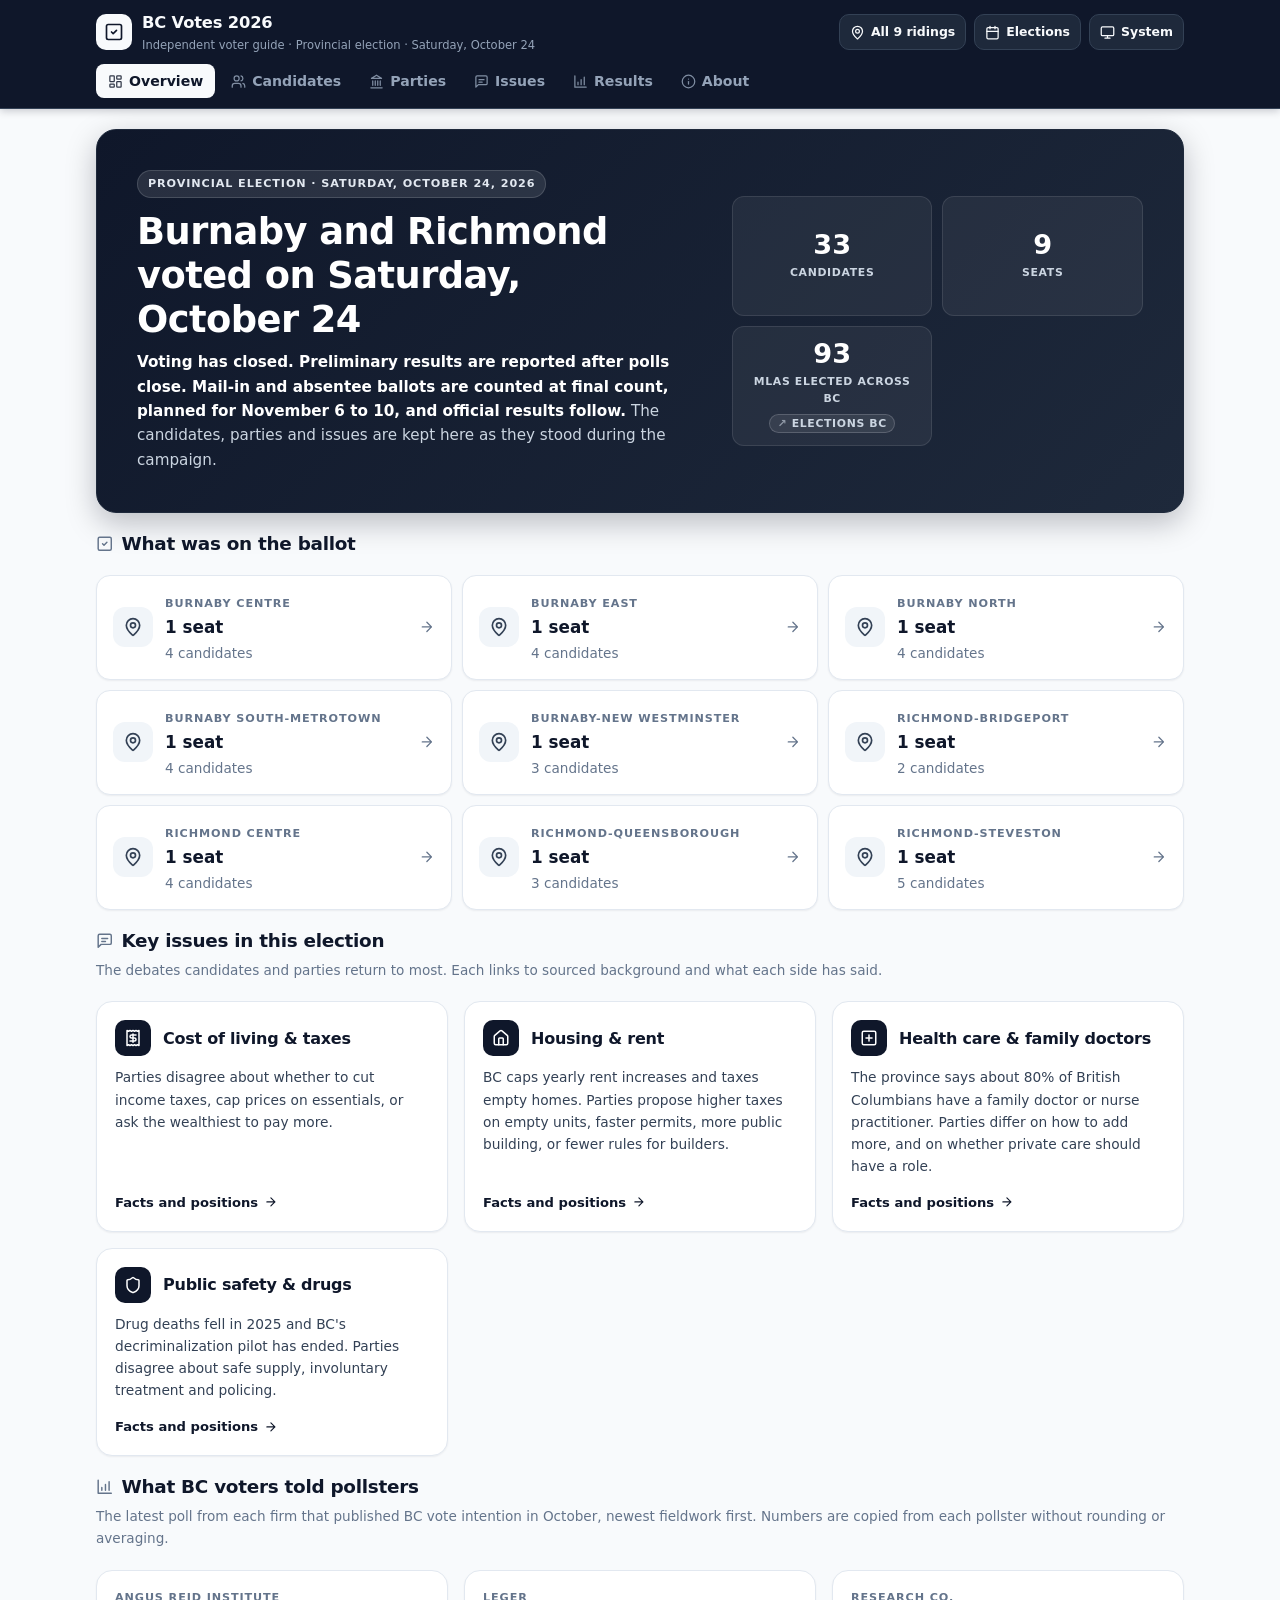
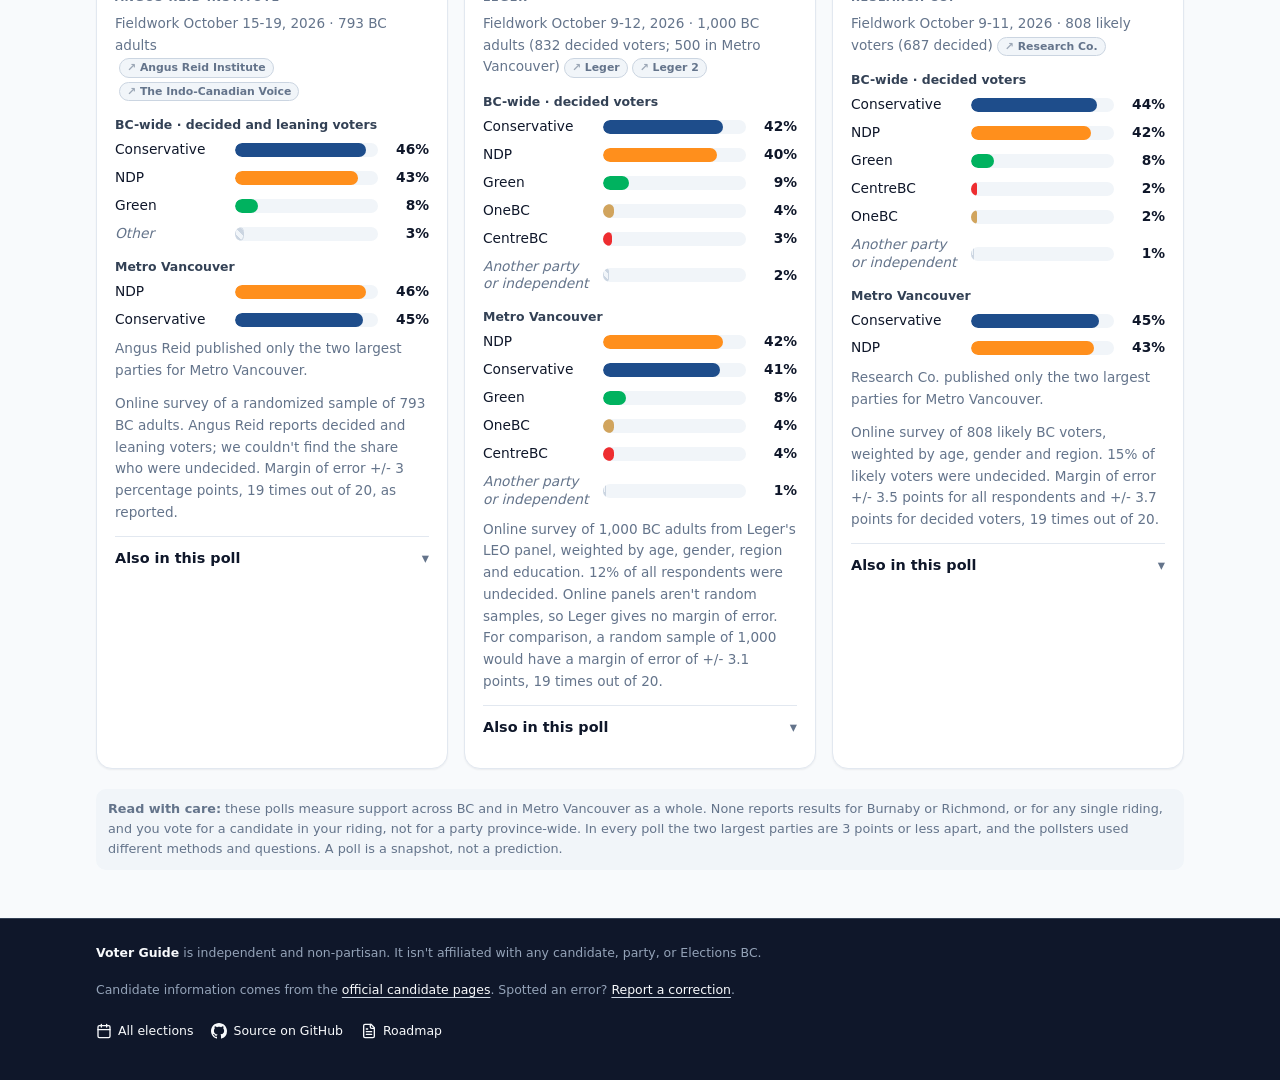
<file: index.html>
<!doctype html>
<html lang="en">
<head>
  <meta charset="utf-8">
  <meta name="viewport" content="width=device-width, initial-scale=1, viewport-fit=cover">
  <title>Voter Guide</title>
  <meta name="description" content="An independent, plain-language, sourced voter guide: every candidate in their own words, party platforms side by side, and results after voting day.">
  <meta name="theme-color" content="#0f172a">
  <!-- Link previews (messages, social). Defaults to the current election. -->
  <meta property="og:type" content="website">
  <meta property="og:site_name" content="Voter Guide">
  <meta property="og:title" content="Burnaby Votes 2026 - Independent voter guide">
  <meta property="og:description" content="Every candidate for Burnaby's October 17 election in their own words, party platforms side by side, and sources for everything. No endorsements, no tracking.">
  <meta property="og:url" content="https://tommydoeseverything.github.io/voting-guide/">
  <meta property="og:image" content="https://tommydoeseverything.github.io/voting-guide/assets/og.png">
  <meta property="og:image:width" content="1200">
  <meta property="og:image:height" content="630">
  <meta property="og:image:alt" content="Burnaby Votes 2026: every candidate, in their own words.">
  <meta name="twitter:card" content="summary_large_image">
  <link rel="icon" href="data:image/svg+xml,<svg xmlns='http://www.w3.org/2000/svg' viewBox='0 0 100 100'><rect width='100' height='100' rx='22' fill='%230f172a'/><text x='50' y='66' font-family='Arial,sans-serif' font-size='44' font-weight='700' fill='white' text-anchor='middle'>BV</text></svg>">
  <link rel="stylesheet" href="assets/css/style.css?v=20261019c">
  <script>
    // Apply a saved theme before first paint to avoid a flash.
    try { var t = localStorage.getItem("vg-theme") || localStorage.getItem("bv26-theme"); if (t) document.documentElement.dataset.theme = t; } catch (e) {}
  </script>
</head>
<body>
  <!-- Line icons (Lucide-style, ISC licence). Used via <svg><use href="#i-name"/></svg>. -->
  <svg xmlns="http://www.w3.org/2000/svg" style="display:none">
    <symbol id="i-overview" viewBox="0 0 24 24"><rect x="3" y="3" width="7" height="9" rx="1"/><rect x="14" y="3" width="7" height="5" rx="1"/><rect x="14" y="12" width="7" height="9" rx="1"/><rect x="3" y="16" width="7" height="5" rx="1"/></symbol>
    <symbol id="i-users" viewBox="0 0 24 24"><path d="M16 21v-2a4 4 0 0 0-4-4H6a4 4 0 0 0-4 4v2"/><circle cx="9" cy="7" r="4"/><path d="M22 21v-2a4 4 0 0 0-3-3.87"/><path d="M16 3.13a4 4 0 0 1 0 7.75"/></symbol>
    <symbol id="i-user" viewBox="0 0 24 24"><path d="M19 21v-2a4 4 0 0 0-4-4H9a4 4 0 0 0-4 4v2"/><circle cx="12" cy="7" r="4"/></symbol>
    <symbol id="i-landmark" viewBox="0 0 24 24"><path d="M3 22h18"/><path d="M6 18v-7"/><path d="M10 18v-7"/><path d="M14 18v-7"/><path d="M18 18v-7"/><path d="M12 2 20 7H4z"/></symbol>
    <symbol id="i-message" viewBox="0 0 24 24"><path d="M21 15a2 2 0 0 1-2 2H7l-4 4V5a2 2 0 0 1 2-2h14a2 2 0 0 1 2 2z"/><path d="M8 9h8"/><path d="M8 13h5"/></symbol>
    <symbol id="i-ballot" viewBox="0 0 24 24"><rect x="3" y="3" width="18" height="18" rx="2"/><path d="m9 12 2 2 4-4"/></symbol>
    <symbol id="i-info" viewBox="0 0 24 24"><circle cx="12" cy="12" r="10"/><path d="M12 16v-4"/><path d="M12 8h.01"/></symbol>
    <symbol id="i-sun" viewBox="0 0 24 24"><circle cx="12" cy="12" r="4"/><path d="M12 2v2M12 20v2M4.93 4.93l1.41 1.41M17.66 17.66l1.41 1.41M2 12h2M20 12h2M6.34 17.66l-1.41 1.41M19.07 4.93l-1.41 1.41"/></symbol>
    <symbol id="i-moon" viewBox="0 0 24 24"><path d="M12 3a6 6 0 0 0 9 9 9 9 0 1 1-9-9Z"/></symbol>
    <symbol id="i-monitor" viewBox="0 0 24 24"><rect x="2" y="3" width="20" height="14" rx="2"/><path d="M8 21h8M12 17v4"/></symbol>
    <symbol id="i-clock" viewBox="0 0 24 24"><circle cx="12" cy="12" r="10"/><path d="M12 6v6l4 2"/></symbol>
    <symbol id="i-pin" viewBox="0 0 24 24"><path d="M20 10c0 5-5.54 10.19-7.4 11.8a1 1 0 0 1-1.2 0C9.54 20.19 4 15 4 10a8 8 0 0 1 16 0"/><circle cx="12" cy="10" r="3"/></symbol>
    <symbol id="i-id" viewBox="0 0 24 24"><rect x="2" y="5" width="20" height="14" rx="2"/><circle cx="8" cy="11" r="2"/><path d="M5 16c.6-1.2 1.7-2 3-2s2.4.8 3 2"/><path d="M14 10h4M14 14h3"/></symbol>
    <symbol id="i-access" viewBox="0 0 24 24"><circle cx="16" cy="4" r="1"/><path d="m18 19 1-7-6 1"/><path d="m5 8 3-3 5.5 3-2.36 3.5"/><path d="M4.24 14.5a5 5 0 0 0 6.88 6"/><path d="M13.76 17.5a5 5 0 0 0-6.88-6"/></symbol>
    <symbol id="i-alert" viewBox="0 0 24 24"><path d="m21.73 18-8-14a2 2 0 0 0-3.48 0l-8 14A2 2 0 0 0 4 21h16a2 2 0 0 0 1.73-3"/><path d="M12 9v4M12 17h.01"/></symbol>
    <symbol id="i-chart" viewBox="0 0 24 24"><path d="M3 3v18h18"/><path d="M8 17v-4M13 17V9M18 17V5"/></symbol>
    <symbol id="i-search" viewBox="0 0 24 24"><circle cx="11" cy="11" r="8"/><path d="m21 21-4.3-4.3"/></symbol>
    <symbol id="i-star" viewBox="0 0 24 24"><path d="M12 2 15.09 8.26 22 9.27 17 14.14 18.18 21.02 12 17.77 5.82 21.02 7 14.14 2 9.27 8.91 8.26z"/></symbol>
    <symbol id="i-check" viewBox="0 0 24 24"><path d="M20 6 9 17l-5-5"/></symbol>
    <symbol id="i-x" viewBox="0 0 24 24"><path d="M18 6 6 18M6 6l12 12"/></symbol>
    <symbol id="i-news" viewBox="0 0 24 24"><path d="M4 22h16a2 2 0 0 0 2-2V4a2 2 0 0 0-2-2H8a2 2 0 0 0-2 2v16a2 2 0 0 1-4 0v-9c0-1.1.9-2 2-2h2"/><path d="M18 14h-8M15 18h-5"/><rect x="10" y="6" width="8" height="4"/></symbol>
    <symbol id="i-target" viewBox="0 0 24 24"><circle cx="12" cy="12" r="10"/><circle cx="12" cy="12" r="6"/><circle cx="12" cy="12" r="2"/></symbol>
    <symbol id="i-scale" viewBox="0 0 24 24"><path d="m16 16 3-8 3 8c-.87.65-1.92 1-3 1s-2.13-.35-3-1Z"/><path d="m2 16 3-8 3 8c-.87.65-1.92 1-3 1s-2.13-.35-3-1Z"/><path d="M7 21h10M12 3v18"/><path d="M3 7h2c2 0 5-1 7-2 2 1 5 2 7 2h2"/></symbol>
    <symbol id="i-file" viewBox="0 0 24 24"><path d="M15 2H6a2 2 0 0 0-2 2v16a2 2 0 0 0 2 2h12a2 2 0 0 0 2-2V7Z"/><path d="M14 2v4a2 2 0 0 0 2 2h4"/><path d="M16 13H8M16 17H8M10 9H8"/></symbol>
    <symbol id="i-link" viewBox="0 0 24 24"><path d="M10 13a5 5 0 0 0 7.54.54l3-3a5 5 0 0 0-7.07-7.07l-1.72 1.71"/><path d="M14 11a5 5 0 0 0-7.54-.54l-3 3a5 5 0 0 0 7.07 7.07l1.71-1.71"/></symbol>
    <symbol id="i-globe" viewBox="0 0 24 24"><circle cx="12" cy="12" r="10"/><path d="M12 2a14.5 14.5 0 0 0 0 20 14.5 14.5 0 0 0 0-20M2 12h20"/></symbol>
    <symbol id="i-copy" viewBox="0 0 24 24"><rect x="8" y="8" width="14" height="14" rx="2"/><path d="M4 16c-1.1 0-2-.9-2-2V4c0-1.1.9-2 2-2h10c1.1 0 2 .9 2 2"/></symbol>
    <symbol id="i-print" viewBox="0 0 24 24"><path d="M6 9V2h12v7"/><path d="M6 18H4a2 2 0 0 1-2-2v-5a2 2 0 0 1 2-2h16a2 2 0 0 1 2 2v5a2 2 0 0 1-2 2h-2"/><rect x="6" y="14" width="12" height="8"/></symbol>
    <symbol id="i-trash" viewBox="0 0 24 24"><path d="M3 6h18M19 6v14c0 1-1 2-2 2H7c-1 0-2-1-2-2V6M8 6V4c0-1 1-2 2-2h4c1 0 2 1 2 2v2"/></symbol>
    <symbol id="i-home" viewBox="0 0 24 24"><path d="M15 21v-8a1 1 0 0 0-1-1h-4a1 1 0 0 0-1 1v8"/><path d="M3 10a2 2 0 0 1 .71-1.53l7-6a2 2 0 0 1 2.58 0l7 6A2 2 0 0 1 21 10v9a2 2 0 0 1-2 2H5a2 2 0 0 1-2-2z"/></symbol>
    <symbol id="i-receipt" viewBox="0 0 24 24"><path d="M4 2v20l2-1 2 1 2-1 2 1 2-1 2 1 2-1 2 1V2l-2 1-2-1-2 1-2-1-2 1-2-1-2 1Z"/><path d="M16 8h-6a2 2 0 1 0 0 4h4a2 2 0 1 1 0 4H8M12 17.5v-11"/></symbol>
    <symbol id="i-hospital" viewBox="0 0 24 24"><rect x="3" y="3" width="18" height="18" rx="2"/><path d="M12 8v8M8 12h8"/></symbol>
    <symbol id="i-shield" viewBox="0 0 24 24"><path d="M20 13c0 5-3.5 7.5-7.66 8.95a1 1 0 0 1-.67-.01C7.5 20.5 4 18 4 13V6a1 1 0 0 1 1-1c2 0 4.5-1.2 6.24-2.72a1.17 1.17 0 0 1 1.52 0C14.51 3.81 17 5 19 5a1 1 0 0 1 1 1z"/></symbol>
    <symbol id="i-school" viewBox="0 0 24 24"><path d="M21.42 10.92a1 1 0 0 0-.02-1.84L12.83 5.18a2 2 0 0 0-1.66 0L2.6 9.08a1 1 0 0 0 0 1.83l8.57 3.91a2 2 0 0 0 1.66 0z"/><path d="M22 10v6M6 12.5V16a6 3 0 0 0 12 0v-3.5"/></symbol>
    <symbol id="i-calendar" viewBox="0 0 24 24"><rect x="3" y="4" width="18" height="18" rx="2"/><path d="M16 2v4M8 2v4M3 10h18"/></symbol>
    <symbol id="i-github" viewBox="0 0 16 16"><path fill="currentColor" stroke="none" d="M8 0C3.58 0 0 3.58 0 8c0 3.54 2.29 6.53 5.47 7.59.4.07.55-.17.55-.38 0-.19-.01-.82-.01-1.49-2.01.37-2.53-.49-2.69-.94-.09-.23-.48-.94-.82-1.13-.28-.15-.68-.52-.01-.53.63-.01 1.08.58 1.23.82.72 1.21 1.87.87 2.33.66.07-.52.28-.87.51-1.07-1.78-.2-3.64-.89-3.64-3.95 0-.87.31-1.59.82-2.15-.08-.2-.36-1.02.08-2.12 0 0 .67-.21 2.2.82.64-.18 1.32-.27 2-.27.68 0 1.36.09 2 .27 1.53-1.04 2.2-.82 2.2-.82.44 1.1.16 1.92.08 2.12.51.56.82 1.27.82 2.15 0 3.07-1.87 3.75-3.65 3.95.29.25.54.73.54 1.48 0 1.07-.01 1.93-.01 2.2 0 .21.15.46.55.38A8.013 8.013 0 0 0 16 8c0-4.42-3.58-8-8-8z"/></symbol>
    <symbol id="i-arrow" viewBox="0 0 24 24"><path d="M5 12h14M12 5l7 7-7 7"/></symbol>
    <symbol id="i-chevron" viewBox="0 0 24 24"><path d="m6 9 6 6 6-6"/></symbol>
  </svg>
  <a class="skip" href="#main">Skip to content</a>

  <header class="top">
    <div class="top-inner">
      <a class="brand" href="#start">
        <span class="brand-mark" aria-hidden="true"><svg class="i"><use href="#i-ballot"/></svg></span>
        <span>
          <span class="brand-name" id="brand-name">Voter Guide</span>
          <span class="brand-sub" id="brand-sub">Independent voter guide</span>
        </span>
      </a>
      <div class="top-actions">
        <button class="theme-btn scope-btn" id="scope-btn" type="button" aria-haspopup="dialog" hidden></button>
        <a class="theme-btn" href="#elections" aria-label="All elections"><svg class="i" aria-hidden="true"><use href="#i-calendar"/></svg><span class="lbl">Elections</span></a>
        <button class="theme-btn" id="theme-btn" type="button" aria-label="Switch colour theme">
          <svg class="i" aria-hidden="true"><use id="theme-icon" href="#i-monitor"/></svg><span class="lbl" id="theme-label">System</span>
        </button>
      </div>
    </div>
    <div class="tabs-wrap">
      <nav class="tabs" aria-label="Sections">
        <a href="#start" data-tab="start"><svg class="i" aria-hidden="true"><use href="#i-overview"/></svg>Overview</a>
        <a href="#candidates" data-tab="candidates"><svg class="i" aria-hidden="true"><use href="#i-users"/></svg>Candidates</a>
        <a href="#parties" data-tab="parties"><svg class="i" aria-hidden="true"><use href="#i-landmark"/></svg>Parties</a>
        <a href="#issues" data-tab="issues"><svg class="i" aria-hidden="true"><use href="#i-message"/></svg>Issues</a>
        <a href="#results" data-tab="results" id="tab-results" hidden><svg class="i" aria-hidden="true"><use href="#i-chart"/></svg>Results</a>
        <a href="#picks" data-tab="picks" id="tab-picks"><svg class="i" aria-hidden="true"><use href="#i-ballot"/></svg>My ballot <span class="pill" id="picks-count" hidden>0</span></a>
        <a href="#about" data-tab="about"><svg class="i" aria-hidden="true"><use href="#i-info"/></svg>About</a>
      </nav>
      <button type="button" class="scroll-cue cue-right" tabindex="-1" aria-hidden="true">›</button>
    </div>
  </header>

  <main id="main" tabindex="-1">
    <p class="election-banner" id="election-banner" hidden></p>
    <!-- Each section is filled in by assets/js/app.js -->
    <section id="view-start" data-view="start"></section>
    <section id="view-candidates" data-view="candidates" hidden></section>
    <section id="view-parties" data-view="parties" hidden></section>
    <section id="view-issues" data-view="issues" hidden></section>
    <section id="view-picks" data-view="picks" hidden></section>
    <section id="view-results" data-view="results" hidden></section>
    <section id="view-elections" data-view="elections" hidden></section>
    <section id="view-about" data-view="about" hidden></section>
    <noscript>
      <p class="card">This guide needs JavaScript to show candidates. Official candidate profiles are published by your local election office.</p>
    </noscript>
  </main>

  <dialog class="profile" id="profile" aria-labelledby="pf-name"></dialog>
  <dialog class="profile scope-dlg" id="scope-dlg" aria-labelledby="scope-dlg-title"></dialog>

  <footer class="foot">
    <div class="foot-inner">
      <p><strong>Voter Guide</strong> is independent and non-partisan. It isn't affiliated with any candidate, party, or <span id="foot-authority">the local election office</span>.</p>
      <p>Candidate information comes from the <a id="foot-profiles" href="#elections">official candidate pages</a>. Spotted an error? <a href="#about">Report a correction</a>.</p>
      <p class="foot-links">
        <a href="#elections"><svg class="i" aria-hidden="true"><use href="#i-calendar"/></svg>All elections</a>
        <a href="https://github.com/TommyDoesEverything/voting-guide" target="_blank" rel="noopener"><svg class="i" aria-hidden="true"><use href="#i-github"/></svg>Source on GitHub</a>
        <a href="https://github.com/TommyDoesEverything/voting-guide/blob/main/ROADMAP.md" target="_blank" rel="noopener"><svg class="i" aria-hidden="true"><use href="#i-file"/></svg>Roadmap</a>
      </p>
    </div>
  </footer>

  <div class="toast" id="toast" role="status" aria-live="polite" hidden></div>

  <!-- The loader picks the election (?election=<id>) and loads its data, then app.js. -->
  <script src="elections/index.js?v=20261019c"></script>
  <script src="assets/js/loader.js?v=20261019c"></script>
</body>
</html>
</file>
<file: assets/css/style.css>
/* Burnaby Votes 2026
   Layout follows the original prototype (header bar, hero tiles, badge cards,
   profile popup) on a neutral slate palette. Party colours (each party's own
   branding, set from data/guide.js) appear only as accents. Mobile-first. */

:root {
  --bg: #f8fafc;
  --surface: #ffffff;
  --surface-2: #f1f5f9;
  --surface-3: #e2e8f0;
  --line: #e2e8f0;
  --line-strong: #cbd5e1;
  --text: #0f172a;
  --text-2: #334155;
  --muted: #64748b;
  --link: #0f172a;
  --bar: #0f172a;
  --bar-text: #f8fafc;
  --bar-muted: #94a3b8;
  --bar-raised: #1e293b;
  --bar-line: #334155;
  --btn: #0f172a;
  --btn-text: #ffffff;
  --chart: #475569;
  --chart-soft: #cbd5e1;
  --pick: #f2c94c;
  --pick-soft: #fdf3d3;
  --pick-text: #5a4300;
  --warn-soft: #fff7ed;
  --warn-line: #fdba74;
  --warn-text: #7c2d12;
  /* Opinion boxes stay neutral grey: colour is reserved for party links. */
  --opinion-soft: var(--surface-2);
  --opinion-line: var(--line-strong);
  --opinion-text: var(--text-2);
  --radius: 16px;
  --radius-sm: 10px;
  --gutter: 16px;
  --tap: 44px;
  --shadow: 0 1px 2px rgba(15, 23, 42, .06);
  --shadow-lg: 0 20px 50px rgba(15, 23, 42, .25);
  --font: ui-sans-serif, system-ui, -apple-system, "Segoe UI", Roboto, "Helvetica Neue", Arial, sans-serif;
  color-scheme: light;
}

@media (prefers-color-scheme: dark) {
  :root:not([data-theme="light"]) {
    --bg: #020617;
    --surface: #0f172a;
    --surface-2: #1e293b;
    --surface-3: #334155;
    --line: #1e293b;
    --line-strong: #334155;
    --text: #f1f5f9;
    --text-2: #cbd5e1;
    --muted: #94a3b8;
    --link: #f1f5f9;
    --bar: #020617;
    --bar-raised: #0f172a;
    --bar-line: #1e293b;
    --btn: #f1f5f9;
    --btn-text: #0f172a;
    --chart: #94a3b8;
    --chart-soft: #334155;
    --pick: #e0b43a;
    --pick-soft: #3a3220;
    --pick-text: #f4dc94;
    --warn-soft: #2a1a10;
    --warn-line: #9a4a14;
    --warn-text: #fdba74;
    --opinion-soft: var(--surface-2);
    --opinion-line: var(--line-strong);
    --opinion-text: var(--text-2);
    --shadow: none;
    color-scheme: dark;
  }
}
:root[data-theme="dark"] {
  --bg: #020617;
  --surface: #0f172a;
  --surface-2: #1e293b;
  --surface-3: #334155;
  --line: #1e293b;
  --line-strong: #334155;
  --text: #f1f5f9;
  --text-2: #cbd5e1;
  --muted: #94a3b8;
  --link: #f1f5f9;
  --bar: #020617;
  --bar-raised: #0f172a;
  --bar-line: #1e293b;
  --btn: #f1f5f9;
  --btn-text: #0f172a;
  --chart: #94a3b8;
  --chart-soft: #334155;
  --pick: #e0b43a;
  --pick-soft: #3a3220;
  --pick-text: #f4dc94;
  --warn-soft: #2a1a10;
  --warn-line: #9a4a14;
  --warn-text: #fdba74;
  --opinion-soft: var(--surface-2);
  --opinion-line: var(--line-strong);
  --opinion-text: var(--text-2);
  --shadow: none;
  color-scheme: dark;
}

/* ---------- Base ---------- */
* { box-sizing: border-box; }
[hidden] { display: none !important; }
html { -webkit-text-size-adjust: 100%; scroll-padding-top: 130px; }
body {
  margin: 0; min-height: 100vh; display: flex; flex-direction: column;
  background: var(--bg); color: var(--text);
  font: 15px/1.6 var(--font);
  -webkit-font-smoothing: antialiased;
  overflow-wrap: anywhere;
}
a { color: var(--link); text-decoration: underline; text-decoration-color: var(--line-strong); text-underline-offset: 3px; }
a:hover { text-decoration-color: currentColor; }
h1, h2, h3, h4 { line-height: 1.2; margin: 0 0 .5rem; letter-spacing: -.015em; }
h1 { font-size: 1.6rem; font-weight: 850; }
h2 { font-size: 1.15rem; font-weight: 800; }
h3 { font-size: 1rem; font-weight: 800; }
p { margin: 0 0 .7rem; }
ul { margin: 0 0 .7rem; padding-left: 1.15rem; }
li { margin: .25rem 0; }
button, input, select { font: inherit; color: inherit; }
:focus-visible { outline: 3px solid var(--text); outline-offset: 2px; border-radius: 6px; }
.visually-hidden { position: absolute; width: 1px; height: 1px; margin: -1px; overflow: hidden; clip: rect(0 0 0 0); white-space: nowrap; }
.skip { position: absolute; left: -999px; top: 0; background: var(--surface); padding: .5rem 1rem; z-index: 99; }
.skip:focus { left: var(--gutter); }
.muted { color: var(--muted); }
.small { font-size: .85rem; }
.label {
  font-size: .7rem; font-weight: 800; text-transform: uppercase; letter-spacing: .08em; color: var(--muted);
  margin: 0 0 .4rem;
}

/* ---------- Header bar ---------- */
.top { position: sticky; top: 0; z-index: 40; background: var(--bar); color: var(--bar-text); border-bottom: 1px solid var(--bar-line); box-shadow: 0 2px 8px rgba(2, 6, 23, .2); }
.top-inner { max-width: 1120px; margin: 0 auto; padding: 0 var(--gutter); height: 60px; display: flex; align-items: center; justify-content: space-between; gap: 12px; }
.brand { display: flex; align-items: center; gap: 10px; color: inherit; text-decoration: none; min-width: 0; }
.brand-mark { width: 36px; height: 36px; border-radius: 10px; background: var(--bar-text); color: var(--bar); display: grid; place-items: center; font-size: .8rem; font-weight: 900; letter-spacing: .02em; flex: 0 0 auto; }
.brand-name { display: block; font-weight: 800; font-size: 1.02rem; letter-spacing: -.01em; }
.brand-sub { display: none; font-size: .72rem; color: var(--bar-muted); }
.top-actions { display: flex; align-items: center; gap: 8px; }
.theme-btn {
  height: 36px; padding: 0 10px; border-radius: 10px; cursor: pointer;
  background: var(--bar-raised); color: var(--bar-text); border: 1px solid var(--bar-line);
  display: inline-flex; align-items: center; gap: 6px; font-size: .78rem; font-weight: 700;
}
.tabs { max-width: 1120px; margin: 0 auto; display: flex; gap: 4px; overflow-x: auto; scrollbar-width: none; padding: 0 var(--gutter) 10px; }
.tabs::-webkit-scrollbar { display: none; }
.tabs a {
  flex: 0 0 auto; display: inline-flex; align-items: center; gap: 6px; min-height: 34px; padding: 0 12px;
  border-radius: 8px; color: var(--bar-muted); text-decoration: none; font-size: .88rem; font-weight: 600;
}
.tabs a:hover { color: var(--bar-text); background: var(--bar-raised); }
.tabs a[aria-current="page"] { background: var(--bar-text); color: var(--bar); }
/* Riding switcher (elections where each voter is in one riding) */
/* Riding button: a header button like the others; opens the riding popup. */
.scope-btn[hidden] { display: none; }
.scope-btn .lbl { max-width: 190px; overflow: hidden; text-overflow: ellipsis; white-space: nowrap; }
.scope-ico { position: relative; display: inline-flex; }
.scope-dot { position: absolute; top: -3px; right: -4px; width: 8px; height: 8px; border-radius: 50%; background: var(--pick); box-shadow: 0 0 0 2px var(--bar-raised); }
dialog.scope-dlg { width: min(480px, 100%); }
.scope-dlg h2 { margin: 6px 0 0; font-size: 1.1rem; }
.scope-list { list-style: none; margin: 12px 0 16px; padding: 0; display: grid; gap: 6px; }
.scope-opt {
  width: 100%; min-height: var(--tap); padding: 8px 12px; border-radius: 12px; cursor: pointer; text-align: left;
  display: flex; align-items: center; justify-content: space-between; gap: 10px;
  background: var(--surface); color: var(--text); border: 1px solid var(--line); font: inherit;
}
.scope-opt:hover { border-color: var(--line-strong); background: var(--surface-2); }
.scope-opt strong { display: block; font-size: .93rem; }
.scope-opt small { display: block; font-size: .76rem; color: var(--muted); }
.scope-opt[aria-pressed="true"] { border-color: var(--text); box-shadow: inset 0 0 0 1px var(--text); }
.scope-opt .i { width: 18px; height: 18px; flex: none; }
.scope-finder { margin-bottom: 12px; }
.pill { display: inline-block; min-width: 1.35em; padding: 0 .4em; border-radius: 999px; background: var(--pick); color: #2b2100; font-size: .72rem; font-weight: 800; text-align: center; line-height: 1.5; }

@media (min-width: 900px) {
  .top-inner { height: 64px; }
  .brand-sub { display: block; }
  .top { display: block; }
  .top-wrap { max-width: 1120px; margin: 0 auto; display: flex; align-items: center; }
  .tabs { padding-bottom: 10px; }
}

/* ---------- Layout ---------- */
main { flex: 1; width: 100%; max-width: 1120px; margin: 0 auto; padding: 20px var(--gutter) 48px; outline: none; }
section[data-view] > * + * { margin-top: 20px; }
.card { background: var(--surface); border: 1px solid var(--line); border-radius: var(--radius); padding: 18px; box-shadow: var(--shadow); }
.card > :last-child { margin-bottom: 0; }
.intro h1 { margin-bottom: .35rem; }
.intro p { color: var(--text-2); font-size: .93rem; }
.intro p:last-child { margin-bottom: 0; }
/* Wide screens: title on the left, intro text beside it, so the card is filled
   without overly long lines. */
@media (min-width: 900px) {
  .intro { display: grid; grid-template-columns: minmax(0, 14rem) minmax(0, 1fr); gap: 32px; align-items: center; padding: 24px 28px; }
  .intro h1 { margin: 0; }
}
.grid-2, .grid-3 { display: grid; gap: 16px; grid-template-columns: minmax(0, 1fr); }
@media (min-width: 760px) { .grid-2, .grid-3 { grid-template-columns: repeat(2, minmax(0, 1fr)); } }
@media (min-width: 1040px) { .grid-3 { grid-template-columns: repeat(3, minmax(0, 1fr)); } }

/* ---------- Hero ---------- */
.hero {
  background: linear-gradient(135deg, #0f172a, #1e293b);
  color: #f8fafc; border-radius: 20px; padding: 22px 20px; border: 1px solid #1e293b;
  box-shadow: 0 10px 30px rgba(2, 6, 23, .25);
}
.hero .eyebrow {
  display: inline-block; font-size: .7rem; font-weight: 800; text-transform: uppercase; letter-spacing: .08em;
  padding: 4px 10px; border-radius: 999px; background: rgba(248, 250, 252, .1); border: 1px solid rgba(248, 250, 252, .15); color: #e2e8f0; margin-bottom: 12px;
}
.hero h1 { font-size: 1.75rem; font-weight: 900; color: #fff; }
.hero p { color: #cbd5e1; font-size: .95rem; max-width: 62ch; }
.hero .countdown { color: #fff; font-weight: 800; }
.stats { display: grid; grid-template-columns: 1fr 1fr; gap: 10px; margin-top: 18px; padding-top: 18px; border-top: 1px solid rgba(248, 250, 252, .12); }
.stat { background: rgba(248, 250, 252, .06); border: 1px solid rgba(248, 250, 252, .1); border-radius: 12px; padding: 12px; display: flex; flex-direction: column; align-items: center; justify-content: center; text-align: center; }
.stat span.src { display: flex; justify-content: center; margin: 6px 0 0; }
.stat b { display: block; font-size: 1.7rem; font-weight: 900; line-height: 1.1; color: #fff; }
.stat span { display: block; font-size: .68rem; font-weight: 700; text-transform: uppercase; letter-spacing: .06em; color: #cbd5e1; margin-top: 4px; }
.stat .src a { background: rgba(248, 250, 252, .08); border-color: rgba(248, 250, 252, .18); color: #cbd5e1; }
.hero-text p:last-child { margin-bottom: 0; }
@media (min-width: 760px) { .hero { padding: 32px; } .hero h1 { font-size: 2.3rem; } .hero p { max-width: none; } .stats { grid-template-columns: repeat(4, 1fr); } }
/* Wide screens: text on the left, stats as a 2x2 block on the right. */
@media (min-width: 980px) {
  .hero { display: grid; grid-template-columns: minmax(0, 1.35fr) minmax(0, 1fr); gap: 40px; align-items: center; padding: 40px; }
  .hero p { max-width: none; }
  .stats { grid-template-columns: 1fr 1fr; grid-auto-rows: 1fr; margin-top: 0; padding-top: 0; border-top: 0; }
}

/* ---------- Facts list ---------- */
.facts { list-style: none; padding: 0; margin: 0; display: grid; gap: 12px; }
.facts li { margin: 0; font-size: .93rem; display: flex; gap: 12px; align-items: flex-start; }
.facts li > .i { flex: 0 0 34px; width: 34px; height: 34px; padding: 8px; border-radius: 10px; background: var(--surface-2); color: var(--text-2); }

/* ---------- Ballot tiles ---------- */
.tiles { display: grid; gap: 10px; grid-template-columns: 1fr; }
@media (min-width: 640px) { .tiles { grid-template-columns: repeat(3, 1fr); } }
.tile { display: flex; align-items: center; justify-content: space-between; gap: 12px; padding: 14px 16px; border-radius: 14px; background: var(--surface); border: 1px solid var(--line); text-decoration: none; color: inherit; box-shadow: var(--shadow); }
.tile:hover { border-color: var(--line-strong); }
.tile strong { display: block; font-size: 1.05rem; font-weight: 850; }
.tile .arrow { color: var(--muted); font-weight: 700; }

/* ---------- Notices ---------- */
.notice { background: var(--warn-soft); border: 1px solid var(--warn-line); color: var(--warn-text); border-radius: var(--radius); padding: 16px 18px; }
.notice h2 { color: inherit; }
.notice ul { margin: 0; }
.notice li { font-size: .92rem; }
.notice a { color: inherit; }

/* ---------- Badges & tags ---------- */
.badge {
  display: inline-flex; align-items: center; gap: 4px; padding: 2px 10px; border-radius: 999px;
  font-size: .72rem; font-weight: 700; line-height: 1.6; white-space: nowrap;
  background: var(--surface-2); color: var(--text-2); border: 1px solid var(--line);
}
a.badge-link { text-decoration: none; cursor: pointer; }
a.badge-link::after { content: " ›"; opacity: .55; }
a.badge-link:hover { border-color: var(--text); color: var(--text); }
.badge.solid { background: var(--btn); color: var(--btn-text); border-color: var(--btn); }
.badge.warn { background: var(--warn-soft); color: var(--warn-text); border-color: var(--warn-line); }
.badge.opinion { background: var(--opinion-soft); color: var(--opinion-text); border-color: var(--opinion-line); }
.tag { display: inline-block; padding: 1px 8px; border-radius: 6px; font-size: .68rem; font-weight: 700; background: var(--surface-2); color: var(--muted); line-height: 1.7; }
.tag.strong { background: var(--surface-3); color: var(--text); }
.tag.warn { background: var(--warn-soft); color: var(--warn-text); }
/* Signature tags: the candidate's own headline promise or background. */
.tag.sig { background: var(--surface); color: var(--text); border: 1px solid var(--line-strong); font-weight: 700; }
.pf-tags { margin: 10px 0 0; }

/* ---------- Sources ---------- */
.src { display: inline-flex; flex-wrap: wrap; gap: 4px; margin-left: 4px; vertical-align: baseline; }
.src a {
  font-size: .68rem; font-weight: 700; text-decoration: none; white-space: nowrap; line-height: 1.6;
  padding: 0 7px; border-radius: 999px; border: 1px solid var(--line-strong); background: var(--surface-2); color: var(--muted);
}
.src a::before { content: "↗ "; opacity: .6; }
.src a:hover { color: var(--text); border-color: var(--text); }

/* ---------- Read-more ---------- */
details.more { border-top: 1px solid var(--line); margin-top: 12px; }
details.more > summary {
  cursor: pointer; list-style: none; min-height: var(--tap); display: flex; align-items: center; gap: 8px;
  font-weight: 700; font-size: .9rem; color: var(--text);
}
details.more > summary::-webkit-details-marker { display: none; }
details.more > summary::after { content: "▾"; margin-left: auto; color: var(--muted); transition: transform .15s; }
details.more[open] > summary::after { transform: rotate(180deg); }
details.more > .more-body { padding: 2px 0 8px; font-size: .92rem; }

/* ---------- Poll ---------- */
.bars { display: grid; gap: 10px; margin: 6px 0 10px; }
.bar-row { display: grid; grid-template-columns: minmax(0, 10.5em) 1fr 3em; align-items: center; gap: 10px; font-size: .86rem; line-height: 1.3; }
.bar-row .nm { overflow-wrap: break-word; }

/* Overview: key issue previews */
.issue-preview { display: flex; flex-direction: column; text-decoration: none; color: inherit; transition: border-color .15s, box-shadow .15s; }
.issue-preview:hover { border-color: var(--line-strong); box-shadow: 0 4px 14px rgba(15, 23, 42, .08); }
.issue-preview h3 { margin: 0; font-size: 1rem; }
.issue-preview .sum { font-size: .86rem; color: var(--text-2); flex: 1; }
.issue-preview .more-link { font-size: .82rem; font-weight: 700; margin-top: 4px; }
.bar-row a.nm { text-decoration: none; color: var(--text); font-weight: 600; }
.bar-track { height: 14px; border-radius: 999px; background: var(--surface-2); overflow: hidden; }
.bar-fill { height: 100%; border-radius: 999px; background: var(--chart); }
.bar-row.other .bar-fill { background: repeating-linear-gradient(45deg, var(--chart-soft), var(--chart-soft) 4px, transparent 4px, transparent 8px); border: 1px solid var(--chart-soft); }
.bar-row.other .nm { color: var(--muted); font-style: italic; }
.bar-row .pct { text-align: right; font-weight: 800; font-variant-numeric: tabular-nums; }
.poll-card .poll-sub { margin: 14px 0 0; font-size: .78rem; font-weight: 700; color: var(--text-2); }
.poll-card .bar-row { grid-template-columns: minmax(0, 8em) 1fr 3em; }
.caveat { font-size: .8rem; color: var(--muted); background: var(--surface-2); border-radius: var(--radius-sm); padding: 10px 12px; margin-top: 12px; }
.snap { display: grid; grid-template-columns: 1fr 1fr; gap: 8px; }
.snap div { background: var(--surface-2); border-radius: 12px; padding: 10px 12px; }
.snap b { display: block; font-size: 1.35rem; font-weight: 900; line-height: 1.15; }
.snap span { display: block; font-size: .78rem; font-weight: 700; color: var(--text-2); }
.snap small { display: block; font-size: .72rem; color: var(--muted); margin-top: 2px; }

/* ---------- Candidate filters ---------- */
.filters-card { display: grid; gap: 12px; }
.seg { display: grid; grid-template-columns: repeat(3, 1fr); gap: 4px; background: var(--surface-2); border-radius: 12px; padding: 4px; }
.seg button { min-height: var(--tap); border: 0; border-radius: 9px; background: transparent; cursor: pointer; font-weight: 700; font-size: .86rem; line-height: 1.15; padding: 4px; color: var(--text-2); }
/* Many races (ridings): two columns on phones, so long names aren't split mid-word. */
.seg.many { grid-template-columns: repeat(auto-fill, minmax(140px, 1fr)); }
.seg.many button { overflow-wrap: normal; padding: 6px 4px; }
.seg button span { display: block; font-size: .7rem; font-weight: 600; color: var(--muted); }
.seg button[aria-pressed="true"] { background: var(--btn); color: var(--btn-text); }
.seg button[aria-pressed="true"] span { color: inherit; opacity: .75; }
.filter-row { display: grid; gap: 8px; grid-template-columns: 1fr; }
@media (min-width: 640px) { .filter-row { grid-template-columns: 1.5fr 1fr; } }
.input { position: relative; }
.filter-row input, .filter-row select {
  width: 100%; min-height: var(--tap); padding: 0 12px; border: 1px solid var(--line-strong); border-radius: 12px;
  background: var(--surface-2); font-size: .9rem;
}
.office-card { display: grid; gap: 10px; }
.office-q { display: flex; align-items: center; gap: 8px; font-weight: 800; }
.office-card select {
  width: 100%; min-height: var(--tap); padding: 0 12px; border: 1px solid var(--line-strong); border-radius: 12px;
  background: var(--surface-2); font-size: .95rem;
}
.office-card p { margin: 0; }
.office-card h2.office-q { margin: 0; font-size: 1rem; }
.finder { display: grid; gap: 8px; justify-items: start; padding-bottom: 12px; border-bottom: 1px solid var(--line); }
.finder .label { margin: 0; }
.finder-row { display: flex; gap: 8px; width: 100%; }
.finder-row input {
  flex: 1; min-width: 0; min-height: var(--tap); padding: 0 12px; border: 1px solid var(--line-strong); border-radius: 12px;
  background: var(--surface-2); color: var(--text); font-size: 1rem;
}
.finder-row .btn { min-height: var(--tap); }
.finder-out:empty { display: none; }
.finder-out .i { width: 15px; height: 15px; vertical-align: -2px; }
.race-bar { display: flex; justify-content: space-between; align-items: center; gap: 8px; flex-wrap: wrap; font-size: .88rem; }
.count { font-size: .75rem; font-weight: 700; padding: 3px 10px; border-radius: 8px; background: var(--surface-2); border: 1px solid var(--line); color: var(--text-2); }
.count.full { background: var(--pick-soft); color: var(--pick-text); border-color: var(--pick); }

/* ---------- Candidate cards (grid) ---------- */
.cards { display: grid; gap: 14px; grid-template-columns: 1fr; }
@media (min-width: 680px) { .cards { grid-template-columns: 1fr 1fr; } }
@media (min-width: 1040px) { .cards { grid-template-columns: 1fr 1fr 1fr; } }
.cc { display: flex; flex-direction: column; justify-content: space-between; background: var(--surface); border: 1px solid var(--line); border-radius: var(--radius); padding: 16px; box-shadow: var(--shadow); transition: border-color .15s, box-shadow .15s; }
.cc:hover { border-color: var(--line-strong); box-shadow: 0 4px 14px rgba(15, 23, 42, .08); }
.cc.is-picked { border-color: var(--pick); box-shadow: inset 0 3px 0 var(--pick); }
.cc-top { display: flex; flex-wrap: wrap; justify-content: space-between; gap: 6px; margin-bottom: 8px; }
.cc-name { font-size: 1.12rem; font-weight: 900; letter-spacing: -.015em; margin: 0 0 6px; }
.cc-tags { display: flex; flex-wrap: wrap; gap: 4px; margin-bottom: 8px; }
.cc-focus-wrap { margin: 0 0 12px; }
.cc-focus-label { font-size: .68rem; font-weight: 800; text-transform: uppercase; letter-spacing: .08em; color: var(--muted); margin: 0 0 4px; }
.cc-focus { font-size: .82rem; color: var(--text-2); line-height: 1.45; margin: 0; padding-left: 1rem; }
.cc-focus li { margin: .15rem 0; }
/* Long lists only: about nine lines, fading out above the toggle. */
.cc-focus.clamped { max-height: 13.2em; overflow: hidden; -webkit-mask-image: linear-gradient(180deg, #000 70%, transparent); mask-image: linear-gradient(180deg, #000 70%, transparent); }
.focus-toggle { margin-top: 4px; padding: 4px 0; border: 0; background: none; cursor: pointer; font-size: .78rem; font-weight: 700; color: var(--text); text-decoration: underline; text-decoration-color: var(--line-strong); text-underline-offset: 3px; }
.cc-foot { display: flex; justify-content: space-between; align-items: center; gap: 8px; padding-top: 12px; border-top: 1px solid var(--line); }
.cc-debate { font-size: .72rem; color: var(--muted); }

.btn {
  min-height: 40px; padding: 0 16px; border-radius: 10px; cursor: pointer; font-weight: 750; font-size: .85rem;
  border: 1px solid var(--btn); background: var(--btn); color: var(--btn-text);
  display: inline-flex; align-items: center; justify-content: center; gap: 6px; text-decoration: none; white-space: nowrap;
}
.btn.ghost { background: var(--surface-2); color: var(--text); border-color: var(--line); }
.btn.sm { min-height: 36px; padding: 0 12px; font-size: .8rem; }
.pick-btn[aria-pressed="true"] { background: var(--pick); border-color: var(--pick); color: #2b2100; }
.empty { text-align: center; color: var(--muted); padding: 40px 16px; }

/* ---------- Profile popup ---------- */
dialog.profile {
  width: min(680px, 100%); max-width: 100%; max-height: 100%; margin: auto 0 0; padding: 0; border: 0;
  border-radius: 20px 20px 0 0; background: var(--surface); color: var(--text); box-shadow: var(--shadow-lg); overflow: hidden;
}
dialog.profile::backdrop { background: rgba(2, 6, 23, .6); backdrop-filter: blur(3px); -webkit-backdrop-filter: blur(3px); }
@media (min-width: 720px) { dialog.profile { margin: auto; border-radius: 20px; max-height: 90vh; border: 1px solid var(--line); } }
.pf { display: flex; flex-direction: column; max-height: 92vh; }
@media (min-width: 720px) { .pf { max-height: 90vh; } }
.pf-head { padding: 18px 18px 14px; border-bottom: 1px solid var(--line); display: flex; justify-content: space-between; gap: 12px; align-items: flex-start; }
.pf-head .badges { display: flex; flex-wrap: wrap; gap: 6px; margin-bottom: 8px; }
.pf-name { font-size: 1.3rem; font-weight: 900; letter-spacing: -.02em; margin: 0; }
.pf-aff { font-size: .8rem; color: var(--muted); margin-top: 2px; }
.x-btn { flex: 0 0 auto; width: 36px; height: 36px; border-radius: 50%; border: 0; background: var(--surface-2); color: var(--muted); font-size: 1.05rem; font-weight: 800; cursor: pointer; }
.pf-body { flex: 1 1 auto; min-height: 0; padding: 2px 18px 16px; line-height: 1.55; overflow-y: auto; overscroll-behavior: contain; -webkit-overflow-scrolling: touch; }
.pf-sec { padding-top: 14px; }
.pf-sec > .label { display: flex; align-items: center; gap: 6px; }
.pf-focus { font-size: .86rem; font-weight: 500; margin-bottom: 0; }
.pf-focus li { margin: .2rem 0; }
.pf-box { background: var(--surface-2); border: 1px solid var(--line); border-radius: 12px; padding: 10px 12px; font-size: .8rem; }
.pf-box ul { list-style: none; padding: 0; margin: 0; }
.pf-box li { margin: 0 0 6px; }
.pf-box li:last-child { margin: 0; }
.pf-box.juris { background: var(--surface); border-style: dashed; border-color: var(--line-strong); }
.juris-intro { font-size: .74rem; color: var(--muted); margin: 0 0 8px; }
.pf-foot { padding: 12px 18px calc(12px + env(safe-area-inset-bottom)); border-top: 1px solid var(--line); background: var(--surface-2); display: flex; justify-content: space-between; align-items: center; gap: 10px; }
.pf-foot .meta { font-size: .72rem; color: var(--muted); }
.pf-foot .btns { display: flex; gap: 8px; }
.profile details.more > summary { font-size: .84rem; min-height: 40px; }
.profile details.more > .more-body { font-size: .82rem; }
.profile .cc-tags .tag { font-size: .66rem; }
.statement p { font-size: .84rem; color: var(--text-2); }
.linkrow { display: flex; flex-wrap: wrap; gap: 6px 14px; font-size: .8rem; margin: 4px 0; padding: 0; list-style: none; }

/* ---------- Opinion (for / against) ---------- */
.opinion-box { border: 1px dashed var(--opinion-line); background: var(--opinion-soft); border-radius: 12px; padding: 12px 14px; }
.opinion-box .disclaim { font-size: .7rem; color: var(--opinion-text); margin: 0 0 8px; }
.ops { list-style: none; padding: 0; margin: 0; display: grid; gap: 10px; }
.op { display: grid; grid-template-columns: 5.6rem 1fr; gap: 10px; margin: 0; font-size: .82rem; }
.op-tag { align-self: start; text-align: center; font-size: .6rem; font-weight: 800; text-transform: uppercase; letter-spacing: .06em; padding: 2px 0; border-radius: 6px; border: 1px solid var(--opinion-line); color: var(--opinion-text); background: var(--surface); }
.op .say { color: var(--text); }
.voice { display: flex; flex-wrap: wrap; align-items: center; gap: 4px; margin-top: 3px; font-size: .7rem; color: var(--muted); }
.voice b { color: var(--text-2); font-weight: 700; }
.op-group + .op-group { margin-top: 12px; padding-top: 12px; border-top: 1px dashed var(--opinion-line); }
.op-group > .label { color: var(--opinion-text); }
.none-found { font-size: .78rem; color: var(--muted); }

/* ---------- Parties ---------- */
.party { display: flex; flex-direction: column; }
.party h2 { font-size: 1.25rem; font-weight: 900; margin: 8px 0 4px; }
.kv { font-size: .84rem; line-height: 1.5; border-top: 1px solid var(--line); padding-top: 10px; margin: 10px 0; display: grid; grid-template-columns: 6.5rem minmax(0, 1fr); gap: 8px 12px; align-items: start; }
.kv div { display: contents; }
.kv dt { color: var(--muted); }
.kv dd { margin: 0; font-weight: 700; }

/* Political lean: each label on its own line, followed by its source tags. */
.lean-tags { display: flex; flex-direction: column; gap: 4px; }
.lean-item { display: flex; flex-wrap: wrap; align-items: center; gap: 4px 0; }
.lean-label { font-weight: 700; color: var(--text); }
.voice-lean { margin-top: 2px; align-items: flex-start; gap: 6px; flex-wrap: nowrap; }
.voice-lean > span:first-child { line-height: 1.6; flex: 0 0 auto; }
.voice-lean .lean-tags { flex: 1 1 auto; min-width: 0; }
.voice .lean-tags { flex-direction: row; flex-wrap: wrap; gap: 2px 10px; }
.voice .lean-label { color: var(--text-2); }
.says { font-size: .88rem; }
.says li { margin: .35rem 0; }

/* ---------- Issues ---------- */
.issue-num { width: 36px; height: 36px; border-radius: 10px; flex: 0 0 auto; display: grid; place-items: center; font-weight: 900; background: var(--btn); color: var(--btn-text); }
.issue-head { display: flex; gap: 12px; align-items: center; margin-bottom: 10px; }
.issue-head h2 { margin: 0; }
.issue p.sum { font-size: .92rem; color: var(--text-2); }
.positions { list-style: none; padding: 0; margin: 0; }
.positions li { padding: 10px 0; border-top: 1px solid var(--line); margin: 0; font-size: .88rem; }
.positions li:first-child { border-top: 0; }
.positions .who { font-weight: 800; display: block; font-size: .8rem; }

/* ---------- Picks / ballot ---------- */
.ballot { background: linear-gradient(135deg, #0f172a, #1e293b); color: #f8fafc; border-radius: 20px; padding: 20px; border: 1px solid #1e293b; }
.ballot h2 { color: #fff; }
.ballot .total { font-size: 2rem; font-weight: 900; }
.ballot .muted { color: #94a3b8; }
.ballot-race { background: rgba(248, 250, 252, .06); border: 1px solid rgba(248, 250, 252, .1); border-radius: 14px; padding: 12px 14px; margin-top: 12px; }
.ballot-race .race-bar { color: #e2e8f0; }
.ballot-race .count { background: rgba(248, 250, 252, .1); border-color: rgba(248, 250, 252, .15); color: #e2e8f0; }
.ballot-race .count.full { background: var(--pick); color: #2b2100; border-color: var(--pick); }
.ballot ul { list-style: none; padding: 0; margin: 8px 0 0; }
.ballot li { display: flex; justify-content: space-between; align-items: center; gap: 10px; padding: 8px 0; border-top: 1px solid rgba(248, 250, 252, .1); margin: 0; font-size: .9rem; }
.ballot li a { color: #fff; font-weight: 700; }
.ballot li small { display: block; color: #94a3b8; font-size: .75rem; }
.ballot li button { min-height: 34px; padding: 0 10px; border-radius: 8px; border: 1px solid rgba(248, 250, 252, .2); background: transparent; color: #e2e8f0; cursor: pointer; font-size: .78rem; }
.ballot .none { color: #94a3b8; font-size: .85rem; margin: 6px 0 0; }
.ballot .none a { color: #e2e8f0; }
.btn-row { display: flex; flex-wrap: wrap; gap: 8px; }

/* ---------- About ---------- */
.source-list { list-style: none; padding: 0; margin: 0 0 12px; }
.source-list li { padding: 8px 0; border-top: 1px solid var(--line); margin: 0; font-size: .86rem; }

/* ---------- Footer & toast ---------- */
.foot { background: var(--bar); color: var(--bar-muted); border-top: 1px solid var(--bar-line); font-size: .78rem; }
.foot-inner { max-width: 1120px; margin: 0 auto; padding: 24px var(--gutter) calc(28px + env(safe-area-inset-bottom)); display: grid; gap: 6px; }
.foot strong { color: var(--bar-text); }
.foot a { color: var(--bar-text); }
.toast {
  position: fixed; left: 50%; bottom: calc(20px + env(safe-area-inset-bottom)); transform: translateX(-50%); z-index: 60;
  max-width: calc(100% - 32px); background: var(--btn); color: var(--btn-text); padding: 10px 16px; border-radius: 12px;
  font-size: .88rem; font-weight: 600; box-shadow: var(--shadow-lg);
}

@media print {
  .top, .foot, .toast, .no-print { display: none !important; }
  body { background: #fff; color: #000; }
  .ballot { background: #fff; color: #000; border: 0; padding: 0; }
  .ballot *, .ballot li a, .ballot li small { color: #000 !important; }
  .ballot-race { background: none; border: 1px solid #999; }
}
@media (prefers-reduced-motion: no-preference) { html { scroll-behavior: smooth; } }

/* ---------- Scroll cues: edge fade + arrow while more content is hidden ---------- */
.scroll-cue {
  position: absolute; z-index: 2; width: 30px; height: 30px; padding: 0; border-radius: 50%; cursor: pointer;
  display: grid; place-items: center; font-size: 1.15rem; font-weight: 800; line-height: 1;
  opacity: 0; pointer-events: none; transition: opacity .2s;
}
.more > .scroll-cue { opacity: 1; pointer-events: auto; }

/* Tab bar (scrolls sideways on phones) */
.tabs-wrap { position: relative; max-width: 1120px; margin: 0 auto; }
.tabs-wrap::after {
  content: ""; position: absolute; top: 0; right: 0; bottom: 10px; width: 64px; pointer-events: none;
  background: linear-gradient(90deg, transparent, var(--bar) 70%); opacity: 0; transition: opacity .2s;
}
.tabs-wrap.more::after { opacity: 1; }
.cue-right { right: 8px; top: calc(50% - 5px); transform: translateY(-50%); background: var(--bar-raised); color: var(--bar-text); border: 1px solid var(--bar-line); }

/* Profile popup body (scrolls vertically) */
.cue-anchor { position: relative; height: 0; flex: 0 0 auto; }
.cue-anchor::before {
  content: ""; position: absolute; left: 0; right: 10px; bottom: 0; height: 56px; pointer-events: none;
  background: linear-gradient(180deg, transparent, var(--surface)); opacity: 0; transition: opacity .2s;
}
.cue-anchor.more::before { opacity: 1; }
.cue-down {
  left: 50%; bottom: 8px; transform: translateX(-50%) rotate(90deg);
  background: var(--surface); color: var(--text); border: 1px solid var(--line-strong); box-shadow: 0 2px 8px rgba(15, 23, 42, .15);
}
@media (prefers-reduced-motion: no-preference) {
  .cue-anchor.more .cue-down { animation: cue-bob 1.6s ease-in-out 2; }
}
@keyframes cue-bob { 50% { transform: translate(-50%, 3px) rotate(90deg); } }
@media print { .scroll-cue, .cue-anchor, .tabs-wrap::after { display: none !important; } }

/* ---------- Parties page ---------- */
.party-grid .party { gap: 0; }
.party-top { display: flex; justify-content: space-between; align-items: center; gap: 8px; font-size: .8rem; font-weight: 700; }
.party h2 { font-size: 1.35rem; margin: 10px 0 4px; }
.tagline { font-size: .9rem; font-style: italic; color: var(--text-2); margin: 0 0 12px; }
.party-counts { display: grid; grid-template-columns: repeat(3, 1fr); gap: 8px; margin: 4px 0 8px; }
.party-counts div { background: var(--surface-2); border-radius: 10px; padding: 8px 6px; text-align: center; }
.party-counts b { display: block; font-size: 1.35rem; font-weight: 900; line-height: 1.1; }
.party-counts span { display: block; font-size: .66rem; font-weight: 700; text-transform: uppercase; letter-spacing: .06em; color: var(--muted); margin-top: 2px; }
.party-counts .none b { color: var(--muted); font-weight: 600; }
.party-where { display: flex; gap: 6px; align-items: baseline; margin: 4px 0 8px; font-size: .85rem; color: var(--text-2); }
.party-where .i { flex: none; width: 14px; height: 14px; position: relative; top: 2px; }
.party-context { list-style: none; padding: 0; margin: 0 0 14px; font-size: .8rem; color: var(--muted); }
.party-context li { margin: 0 0 4px; padding-left: 10px; border-left: 2px solid var(--line-strong); }
.party .says { font-size: .86rem; }
.party .opinion-box { margin-bottom: 4px; }
.indep-roster { margin-top: 6px; }
.indep-roster p { margin-bottom: .5rem; }

/* Comparison table: real table on wide screens, one card per topic on phones. */
.compare-card h2 { margin-bottom: .3rem; }
/* Sideways scroll when the parties don't fit; the topic column stays put. */
.compare-wrap { position: relative; margin-top: 12px; }
.compare-scroll { overflow-x: auto; overscroll-behavior-x: contain; }
.compare-wrap::after {
  content: ""; position: absolute; top: 0; right: 0; bottom: 0; width: 48px; pointer-events: none;
  background: linear-gradient(90deg, transparent, var(--surface)); opacity: 0; transition: opacity .2s;
}
.compare-wrap.more::after { opacity: 1; }
.cue-side { right: 4px; top: 40px; background: var(--surface); color: var(--text); border: 1px solid var(--line-strong); box-shadow: 0 2px 8px rgba(15, 23, 42, .15); }
.compare { --first: 7.5rem; --col: 13rem; width: 100%; min-width: calc(var(--first) + var(--cols, 5) * var(--col)); table-layout: fixed; border-collapse: separate; border-spacing: 0; font-size: .8rem; line-height: 1.45; }
@media (min-width: 900px) { .compare { --first: 8rem; --col: 9.5rem; } }
/* Phones: the card spans the screen and the table runs edge to edge, with a
   narrow topic column whose text lines up with the page gutter. */
@media (max-width: 759px) {
  .compare-card { margin-inline: calc(-1 * var(--gutter)); padding-inline: var(--gutter); border-radius: 0; border-inline: 0; }
  .compare-wrap { margin-inline: calc(-1 * var(--gutter)); }
  .compare { --first: calc(4rem + var(--gutter)); }
  .compare thead th:first-child, .compare tbody th { padding: 10px 4px 10px var(--gutter); }
  .compare tbody th { font-size: .74rem; line-height: 1.3; hyphens: auto; overflow-wrap: break-word; }
}
.compare .src { margin-left: 0; max-width: 100%; }
.compare .src a { max-width: 100%; white-space: normal; overflow-wrap: anywhere; border-radius: 8px; }
.compare thead th:first-child, .compare tbody th { position: sticky; left: 0; z-index: 1; width: var(--first); background: var(--surface); box-shadow: 1px 0 0 var(--line); }
.compare th, .compare td { text-align: left; vertical-align: top; padding: 10px; border-top: 1px solid var(--line); }
.compare thead th { border-top: 0; font-size: .7rem; text-transform: uppercase; letter-spacing: .06em; color: var(--muted); }
.compare thead a, .compare tbody th a { color: var(--text); font-weight: 800; text-decoration: none; }
.compare tbody th { font-size: .82rem; }
.compare tbody th a:hover, .compare thead a:hover { text-decoration: underline; }
.compare td { color: var(--text-2); }
.compare .na { color: var(--muted); font-style: italic; }
.compare tbody tr:nth-child(odd) td, .compare tbody tr:nth-child(odd) th { background: var(--surface-2); }
.kv dd .muted { font-weight: 500; }

/* ---------- Party colours (vars injected from data: --pc brand, --pc-ink text) ---------- */
.party-dot { display: inline-block; width: .62em; height: .62em; border-radius: 50%; background: var(--pc, var(--muted)); margin-right: .4em; vertical-align: .05em; flex: 0 0 auto; }
.party-text { color: var(--pc-ink) !important; }
.party-badge { background: color-mix(in srgb, var(--pc) 13%, var(--surface)); border-color: color-mix(in srgb, var(--pc) 45%, var(--surface)); color: var(--pc-ink); }
.party-badge:hover { border-color: var(--pc); color: var(--pc-ink); }
.party-badge::before { content: ""; width: .5em; height: .5em; border-radius: 50%; background: var(--pc); margin-right: 2px; }
.cc.party-edge { border-left: 4px solid var(--pc); }
.pf.party-edge { border-top: 5px solid var(--pc); }
.party-top-edge { border-top: 5px solid var(--pc); }
.party-top-edge .party-counts div { background: color-mix(in srgb, var(--pc) 9%, var(--surface-2)); }
.party-top-edge .party-counts b { color: var(--pc-ink); }
.party-top-edge .party-counts .none b { color: var(--muted); }
.bar-row.party-bar .bar-fill { background: var(--pc); }
.compare thead th { border-bottom: 3px solid var(--pc, transparent); }
.compare thead th:first-child { border-bottom-color: var(--line); }
.ballot li .party-dot { background: var(--pc); }
.positions .who.party-text { display: flex; align-items: center; }
/* Party-coloured names that link to the party or the candidate. */
.party-link { color: var(--pc-ink); font-weight: 700; text-decoration: underline; text-decoration-color: color-mix(in srgb, var(--pc) 45%, transparent); text-underline-offset: 3px; }
.party-link:hover { text-decoration-color: var(--pc); }
.positions a.who { display: flex; align-items: center; width: fit-content; }

/* ---------- Issues page ---------- */
.issue-jump { display: flex; flex-wrap: wrap; gap: 6px; }
.issue-jump::-webkit-scrollbar { display: none; }
.issue-jump a { flex: 0 0 auto; display: inline-flex; align-items: center; gap: 8px; padding: 6px 12px 6px 6px; border-radius: 999px; background: var(--surface); border: 1px solid var(--line); text-decoration: none; color: var(--text); font-size: .8rem; font-weight: 700; }
.issue-jump a span { width: 22px; height: 22px; border-radius: 50%; display: grid; place-items: center; background: var(--btn); color: var(--btn-text); font-size: .7rem; }
.issue-jump a:hover { border-color: var(--line-strong); }
.issue { scroll-margin-top: 130px; }
.issue-body { display: grid; gap: 18px; grid-template-columns: minmax(0, 1fr); margin-top: 6px; }
@media (min-width: 980px) { .issue-facts ul { columns: 2; column-gap: 32px; } .issue-facts li { break-inside: avoid; margin-top: 0; } }
.issue-facts ul { font-size: .86rem; margin: 0; }
.issue-facts li { margin: .4rem 0; }
.stances { display: grid; gap: 8px; grid-template-columns: repeat(auto-fill, minmax(190px, 1fr)); }
@media (min-width: 980px) { .stances { grid-template-columns: repeat(5, minmax(0, 1fr)); } }
.stance { text-align: left; border: 1px solid var(--line); border-top: 4px solid var(--pc); border-radius: 10px; padding: 9px 11px; background: var(--surface); }
.stance .stance-name { display: flex; align-items: center; font-size: .8rem; width: fit-content; }
.stance p { font-size: .8rem; color: var(--text-2); margin: 4px 0 0; line-height: 1.45; }
.stance .na { color: var(--muted); font-style: italic; }
.stance.empty { background: var(--surface-2); }
.voices { list-style: none; padding: 0; margin: 0; display: grid; gap: 10px; grid-template-columns: repeat(auto-fill, minmax(260px, 1fr)); }
.voices li { margin: 0; padding: 9px 11px; border-radius: 10px; border-left: 3px solid var(--pc); background: var(--surface-2); font-size: .82rem; }
.voices .party-link { display: inline-flex; align-items: center; }
.voice-meta { display: block; font-size: .7rem; color: var(--muted); margin-top: 1px; }
.voices p { margin: 4px 0 0; color: var(--text-2); }
.issue-foot { margin: 12px 0 0; font-size: .82rem; font-weight: 700; }
.issue + .issue { margin-top: 16px; }

/* ---------- Line icons ---------- */
.i { width: 1.05em; height: 1.05em; flex: 0 0 auto; fill: none; stroke: currentColor; stroke-width: 2; stroke-linecap: round; stroke-linejoin: round; vertical-align: -0.16em; }
.tabs a .i { width: 15px; height: 15px; opacity: .85; }
.theme-btn .i { width: 15px; height: 15px; }
h2.h-ico, h1.h-ico { display: flex; align-items: center; gap: 8px; }
h2.h-ico .i { width: .95em; height: .95em; color: var(--muted); }
.notice h2.h-ico .i, .ballot h2.h-ico .i { color: inherit; opacity: .85; }
.label .i { width: 1.15em; height: 1.15em; margin-right: 5px; vertical-align: -0.25em; }
details.more > summary .i { color: var(--muted); }
.btn .i { width: 15px; height: 15px; }
.cc-foot .btn:not(.pick-btn) .i, .tile .arrow .i, .more-link .i { margin-left: 2px; }
.more-link { display: inline-flex; align-items: center; gap: 4px; }
.tile { justify-content: flex-start; }
.tile-ico { flex: 0 0 auto; width: 40px; height: 40px; border-radius: 12px; display: grid; place-items: center; background: var(--surface-2); color: var(--text-2); }
.tile-ico .i { width: 20px; height: 20px; }
.tile-text { flex: 1; }
.tile .arrow { color: var(--muted); }
@media (min-width: 640px) { .tile { flex-direction: row; align-items: center; } }
.issue-num .i { width: 18px; height: 18px; }
.issue-jump a span .i { width: 12px; height: 12px; }
.op-tag { display: inline-flex; align-items: center; justify-content: center; gap: 3px; white-space: nowrap; }
.op-tag .i { width: 10px; height: 10px; stroke-width: 3; }
.input { position: relative; display: block; }
.input > .i { position: absolute; left: 12px; top: 50%; transform: translateY(-50%); color: var(--muted); pointer-events: none; }
.filter-row .input input { padding-left: 36px; }
.site-link { display: inline-flex; align-items: center; gap: 5px; }
.pick-btn .i { width: 13px; height: 13px; }
.pick-btn[aria-pressed="true"] .i { stroke-width: 3; }

/* ---------- Multi-election ---------- */
.brand-mark .i { width: 20px; height: 20px; }
a.theme-btn { text-decoration: none; }
.top-actions .theme-btn .lbl { display: none; }
@media (min-width: 560px) { .top-actions .theme-btn .lbl { display: inline; } }
.election-banner { display: flex; align-items: center; gap: 8px; flex-wrap: wrap; margin: 0 0 16px; padding: 10px 14px; border-radius: 12px; background: var(--surface-2); border: 1px solid var(--line); font-size: .86rem; }
.election-card { display: flex; flex-direction: column; gap: 6px; text-decoration: none; color: inherit; }
.election-card h2 { margin: 6px 0 0; }
.election-card.current { border-color: var(--line-strong); box-shadow: inset 0 3px 0 var(--btn); }
.election-card:hover { border-color: var(--line-strong); }
#view-elections > h2 { margin-top: 24px; }
.hero-btn { background: #f8fafc; color: #0f172a; border-color: #f8fafc; margin-top: 6px; }
.elected-grid { display: grid; gap: 16px; grid-template-columns: repeat(auto-fit, minmax(220px, 1fr)); margin: 8px 0 10px; }
.elected-list { list-style: none; padding: 0; margin: 0; font-size: .88rem; }
.elected-list li { display: flex; align-items: center; gap: 2px; margin: .3rem 0; }
.elected-list .party-dot, .results .party-dot { background: var(--pc); }
.results { list-style: none; padding: 0; margin: 8px 0 0; }
.results li { display: grid; grid-template-columns: minmax(0, 1fr); gap: 4px; padding: 10px 0; border-top: 1px solid var(--line); margin: 0; font-size: .86rem; }
.results li:first-child { border-top: 0; }
@media (min-width: 720px) { .results li { grid-template-columns: minmax(0, 1fr) minmax(0, 1.2fr); align-items: center; } }
.results .res-name { display: flex; flex-wrap: wrap; align-items: center; gap: 4px; }
.results .res-bar { display: grid; grid-template-columns: 1fr 5em; gap: 10px; align-items: center; }
.results .bar-fill { background: var(--pc); opacity: .55; }
.results li.won .bar-fill { opacity: 1; }
.results li:not(.won) .res-name a { font-weight: 500; }
.results .badge .i { width: 11px; height: 11px; }
.foot-links { display: flex; flex-wrap: wrap; gap: 8px 18px; margin-top: 4px; }
.foot-links a { display: inline-flex; align-items: center; gap: 6px; text-decoration: none; }
.foot-links a:hover { text-decoration: underline; }
.foot-links .i { width: 16px; height: 16px; }
</file>
